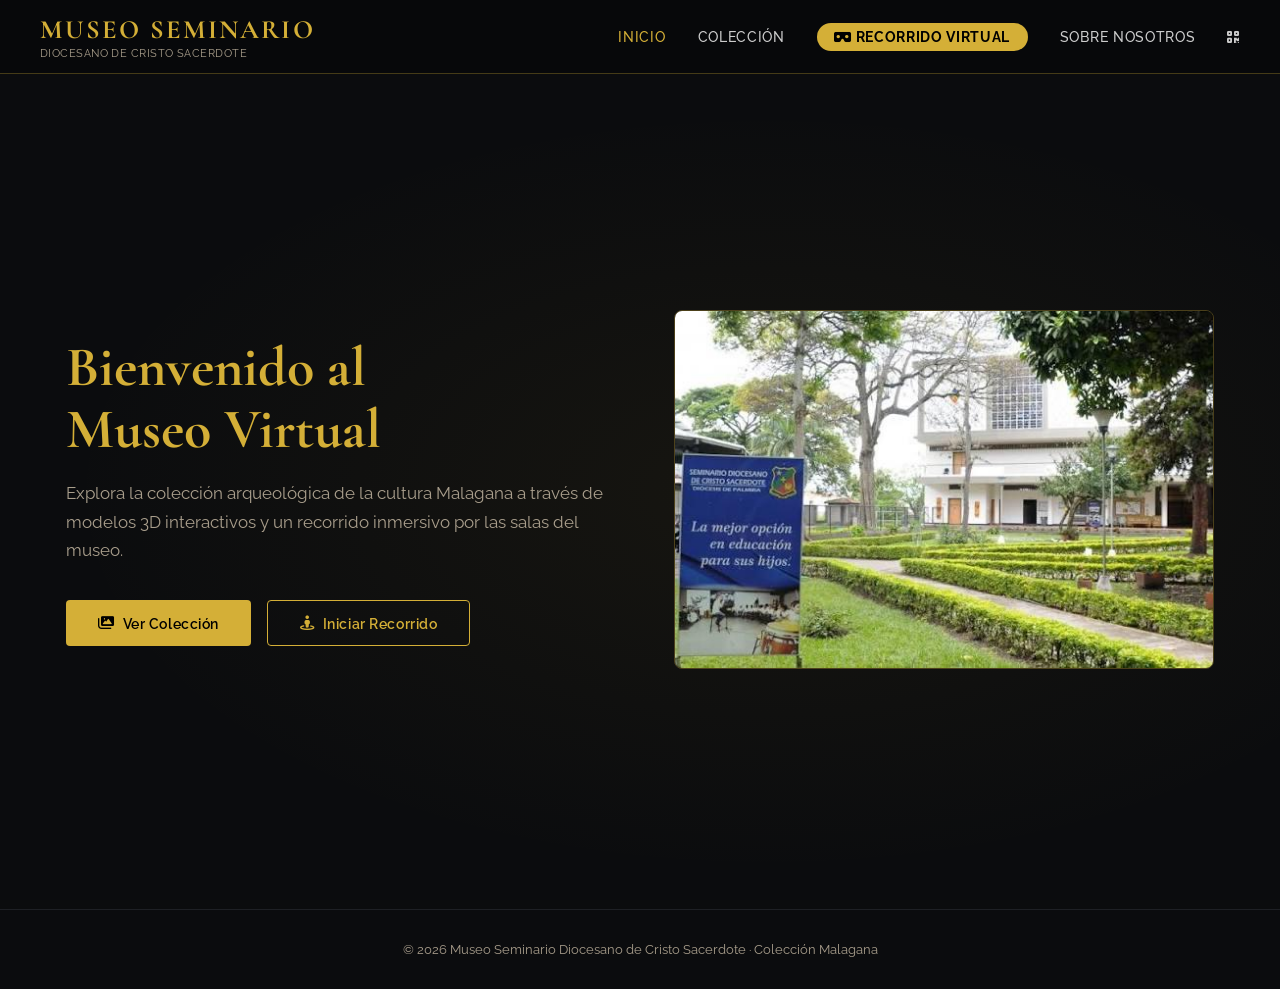
<file: index.html>
<!DOCTYPE html>
<html lang="es">
<head>
  <meta charset="UTF-8">
  <meta name="viewport" content="width=device-width, initial-scale=1.0">
  <title>Museo Seminario · Inicio</title>
  <link rel="stylesheet" href="css/estilo.css">
  <link rel="stylesheet" href="https://cdnjs.cloudflare.com/ajax/libs/font-awesome/6.0.0-beta3/css/all.min.css">
</head>
<body>
  <nav class="navbar">
    <div class="nav-brand">
      <h1>MUSEO SEMINARIO</h1>
      <span>Diocesano de Cristo Sacerdote</span>
    </div>
    <button class="nav-toggle" aria-label="Menú" aria-expanded="false">
      <span></span><span></span><span></span>
    </button>
    <ul class="nav-menu">
      <li><a href="index.html" class="active">Inicio</a></li>
      <li><a href="coleccion.html">Colección</a></li>
      <li><a href="sala-central.html" class="btn-recorrido"><i class="fas fa-vr-cardboard"></i> Recorrido Virtual</a></li>
      <li><a href="sobre-nosotros.html">Sobre Nosotros</a></li>
      <li><a href="qr.html" title="Generar QR de AR"><i class="fas fa-qrcode"></i></a></li>
    </ul>
  </nav>
  <div class="nav-overlay" id="nav-overlay"></div>

  <main class="hero-page">
    <div class="hero-content">
      <h2>Bienvenido al<br>Museo Virtual</h2>
      <p>Explora la colección arqueológica de la cultura Malagana a través de modelos 3D interactivos y un recorrido inmersivo por las salas del museo.</p>
      <div class="hero-buttons">
        <a href="coleccion.html" class="btn-primary"><i class="fas fa-images"></i> Ver Colección</a>
        <a href="sala-central.html" class="btn-secondary"><i class="fas fa-street-view"></i> Iniciar Recorrido</a>
      </div>
    </div>
    <div class="hero-image">
      <img src="images/seminario-exterior.jpeg" alt="Seminario Diocesano de Cristo Sacerdote">
    </div>
  </main>

  <footer>
    <p>© 2026 Museo Seminario Diocesano de Cristo Sacerdote · Colección Malagana</p>
  </footer>
  <script>
    (function(){
      var toggle = document.querySelector('.nav-toggle');
      var menu   = document.querySelector('.nav-menu');
      var overlay= document.getElementById('nav-overlay');
      function open(){ menu.classList.add('open'); overlay.classList.add('open'); toggle.classList.add('open'); toggle.setAttribute('aria-expanded','true'); document.body.style.overflow='hidden'; }
      function close(){ menu.classList.remove('open'); overlay.classList.remove('open'); toggle.classList.remove('open'); toggle.setAttribute('aria-expanded','false'); document.body.style.overflow=''; }
      toggle.addEventListener('click', function(){ menu.classList.contains('open') ? close() : open(); });
      overlay.addEventListener('click', close);
      menu.querySelectorAll('a').forEach(function(a){ a.addEventListener('click', close); });
    })();
  </script>
</body>
</html>
</file>
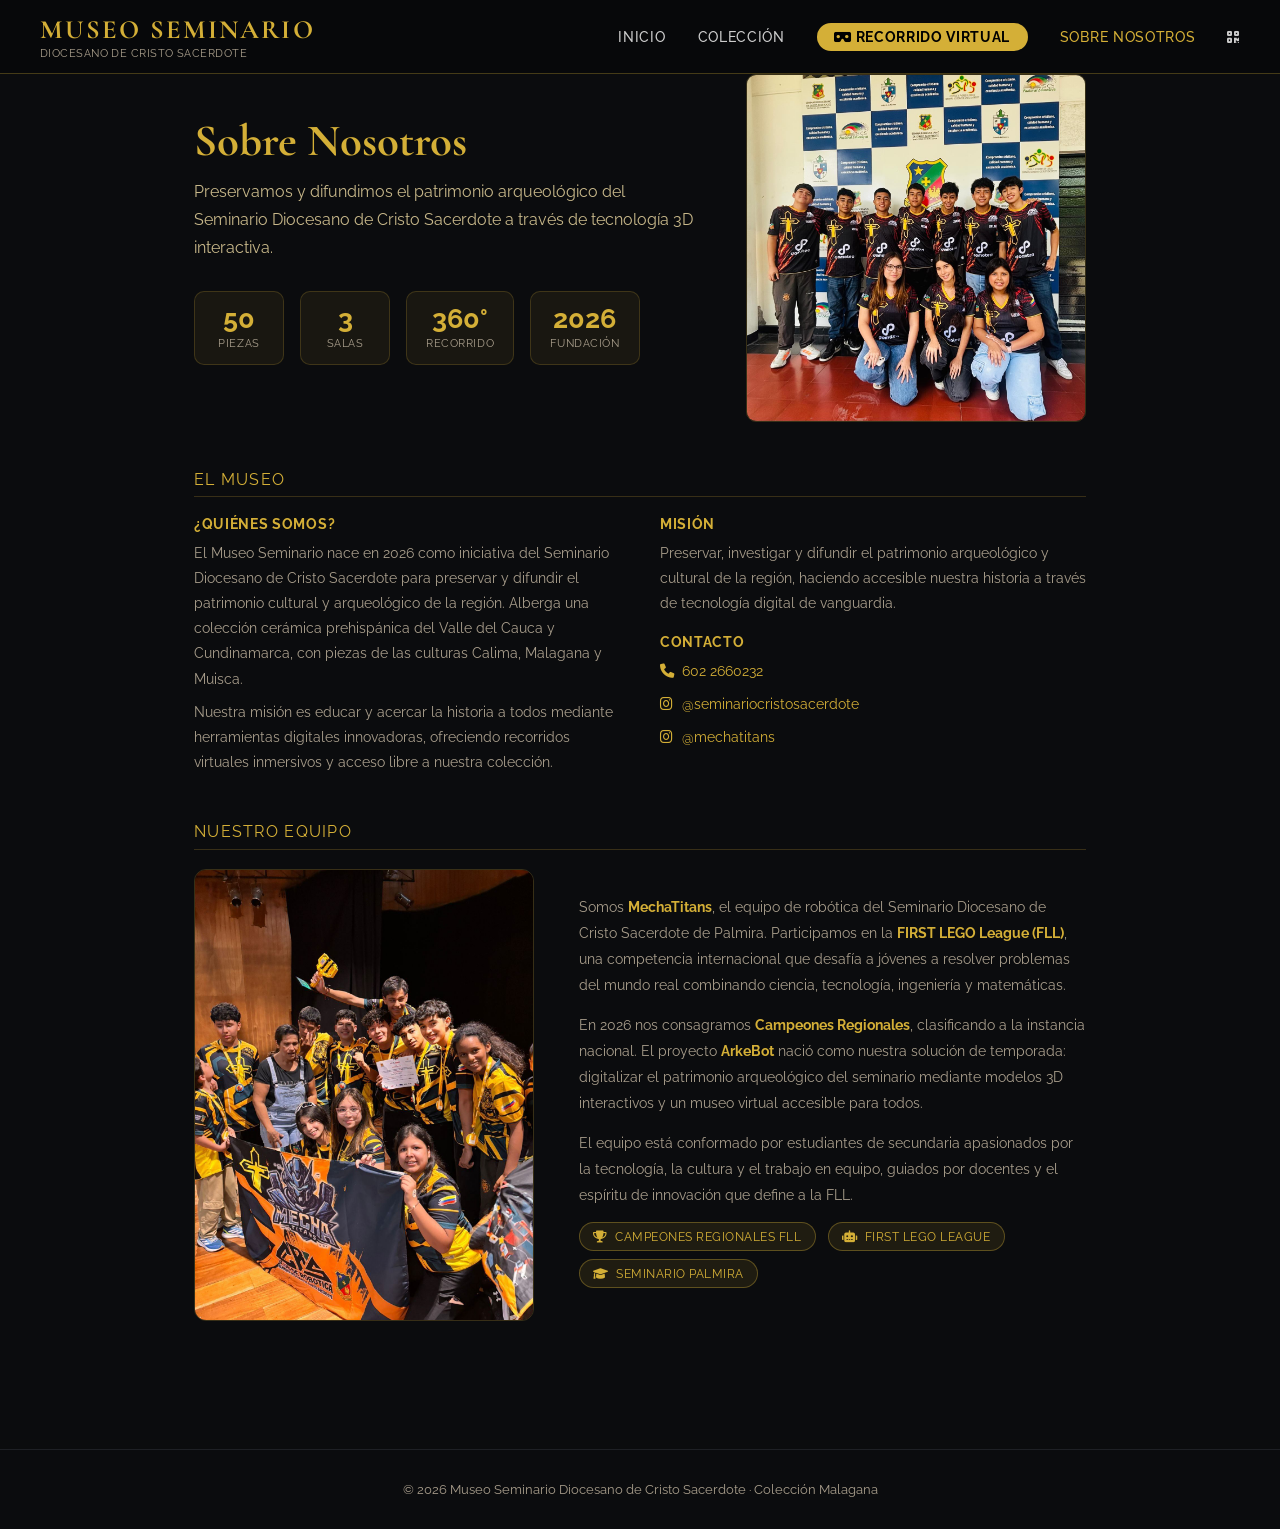
<file: sobre-nosotros.html>
<!DOCTYPE html>
<html lang="es">
<head>
  <meta charset="UTF-8">
  <meta name="viewport" content="width=device-width, initial-scale=1.0">
  <title>Sobre Nosotros · Museo Seminario</title>
  <link rel="stylesheet" href="css/estilo.css">
  <link rel="stylesheet" href="https://cdnjs.cloudflare.com/ajax/libs/font-awesome/6.0.0-beta3/css/all.min.css">
  <style>
    .sn-wrap { max-width: 940px; margin: 0 auto; padding: 0 1.5rem 4rem; }

    /* Hero row: título+stats izquierda, foto derecha */
    .sn-hero {
      display: flex;
      align-items: flex-start;
      gap: 2.8rem;
      margin-bottom: 3rem;
    }
    .sn-hero-left { flex: 1; min-width: 0; }
    .sn-hero-right { flex-shrink: 0; width: 340px; }
    .sn-hero-right img {
      width: 100%;
      border-radius: 10px;
      border: 1px solid rgba(212,175,55,.22);
      display: block;
    }
    @media (max-width: 700px) {
      .sn-hero { flex-direction: column; }
      .sn-hero-right { width: 100%; }
    }

    .sn-lead {
      color: #c8b88a;
      font-size: 1rem;
      line-height: 1.75;
      margin: .6rem 0 1.8rem;
      max-width: 520px;
    }

    /* Stats */
    .sn-stats { display: flex; gap: 1rem; flex-wrap: wrap; }
    .sn-stat {
      background: rgba(212,175,55,.07);
      border: 1px solid rgba(212,175,55,.20);
      border-radius: 10px;
      padding: .85rem 1.2rem;
      min-width: 90px;
      text-align: center;
    }
    .sn-stat .num { font-size: 1.7rem; font-weight: 700; color: #d4af37; line-height: 1; }
    .sn-stat .lbl { font-size: .68rem; color: #a99e8c; margin-top: .3rem; letter-spacing: .05em; text-transform: uppercase; }

    /* Section divider */
    .sn-section {
      font-size: 1rem;
      color: #d4af37;
      text-transform: uppercase;
      letter-spacing: .08em;
      margin: 2.5rem 0 1.2rem;
      padding-bottom: .45rem;
      border-bottom: 1px solid rgba(212,175,55,.22);
    }

    /* 2-col info */
    .sn-grid { display: grid; grid-template-columns: 1fr 1fr; gap: 2.5rem; }
    @media (max-width: 620px) { .sn-grid { grid-template-columns: 1fr; } }
    .sn-block h3 {
      font-size: .85rem; color: #d4af37; text-transform: uppercase;
      letter-spacing: .05em; margin: 0 0 .45rem;
    }
    .sn-block h3:not(:first-child) { margin-top: 1.2rem; }
    .sn-block p { font-size: .9rem; color: #a99e8c; line-height: 1.75; margin: 0 0 .5rem; }
    .sn-block a { color: #d4af37; text-decoration: none; }
    .sn-block a:hover { text-decoration: underline; }
    .sn-block i { color: #d4af37; margin-right: .4rem; width: 16px; }

    /* Team section */
    .sn-team {
      display: flex;
      align-items: center;
      gap: 2.8rem;
      margin-top: 1.2rem;
    }
    .sn-team-photo {
      flex-shrink: 0;
      width: 340px;
    }
    .sn-team-photo img {
      width: 100%;
      border-radius: 12px;
      border: 1px solid rgba(212,175,55,.22);
      display: block;
      opacity: 0;
      transform: translateX(-28px);
      transition: opacity .65s ease, transform .65s ease;
    }
    .sn-team-photo img.visible {
      opacity: 1;
      transform: translateX(0);
    }
    .sn-team-info {
      flex: 1;
      min-width: 0;
    }
    .sn-team-info p {
      font-size: .9rem;
      color: #a99e8c;
      line-height: 1.8;
      margin: 0 0 .9rem;
      opacity: 0;
      transform: translateX(22px);
      transition: opacity .6s ease, transform .6s ease;
    }
    .sn-team-info p.visible {
      opacity: 1;
      transform: translateX(0);
    }
    .sn-team-info p:nth-child(2) { transition-delay: .1s; }
    .sn-team-info p:nth-child(3) { transition-delay: .2s; }
    .sn-badge {
      display: inline-flex;
      align-items: center;
      gap: .45rem;
      background: rgba(212,175,55,.1);
      border: 1px solid rgba(212,175,55,.35);
      border-radius: 20px;
      padding: .38rem .85rem;
      font-size: .78rem;
      color: #d4af37;
      letter-spacing: .04em;
      text-transform: uppercase;
      margin-right: .5rem;
      margin-bottom: .5rem;
      opacity: 0;
      transform: translateY(10px);
      transition: opacity .5s ease, transform .5s ease;
    }
    .sn-badge.visible {
      opacity: 1;
      transform: translateY(0);
    }
    .sn-badge:nth-child(1) { transition-delay: .3s; }
    .sn-badge:nth-child(2) { transition-delay: .42s; }
    .sn-badge:nth-child(3) { transition-delay: .54s; }
    .sn-badge i { font-size: .75rem; }
    .sn-badges { margin-top: .6rem; }
    @media (max-width: 700px) {
      .sn-team { flex-direction: column; }
      .sn-team-photo { width: 100%; }
    }
  </style>
</head>
<body>
  <nav class="navbar">
    <div class="nav-brand">
      <h1>MUSEO SEMINARIO</h1>
      <span>Diocesano de Cristo Sacerdote</span>
    </div>
    <button class="nav-toggle" aria-label="Menú" aria-expanded="false">
      <span></span><span></span><span></span>
    </button>
    <ul class="nav-menu">
      <li><a href="index.html">Inicio</a></li>
      <li><a href="coleccion.html">Colección</a></li>
      <li><a href="sala-central.html" class="btn-recorrido"><i class="fas fa-vr-cardboard"></i> Recorrido Virtual</a></li>
      <li><a href="sobre-nosotros.html" class="active">Sobre Nosotros</a></li>
      <li><a href="qr.html" title="Generar QR"><i class="fas fa-qrcode"></i></a></li>
    </ul>
  </nav>
  <div class="nav-overlay" id="nav-overlay"></div>

  <main class="page-content">
    <div class="sn-wrap">

      <!-- Hero: título + stats izquierda · foto derecha -->
      <div class="sn-hero">
        <div class="sn-hero-left">
          <h2 class="page-title" style="margin-bottom:0;text-align:left;">Sobre Nosotros</h2>
          <p class="sn-lead">Preservamos y difundimos el patrimonio arqueológico del Seminario Diocesano de Cristo Sacerdote a través de tecnología 3D interactiva.</p>
          <div class="sn-stats">
            <div class="sn-stat"><div class="num">50</div><div class="lbl">Piezas</div></div>
            <div class="sn-stat"><div class="num">3</div><div class="lbl">Salas</div></div>
            <div class="sn-stat"><div class="num">360°</div><div class="lbl">Recorrido</div></div>
            <div class="sn-stat"><div class="num">2026</div><div class="lbl">Fundación</div></div>
          </div>
        </div>
        <div class="sn-hero-right">
          <img src="images/equipo-1.jpeg" alt="Equipo ArkeBot — Seminario Diocesano de Cristo Sacerdote">
        </div>
      </div>

      <!-- El Museo + Contacto -->
      <div class="sn-section">El Museo</div>
      <div class="sn-grid">
        <div class="sn-block">
          <h3>¿Quiénes somos?</h3>
          <p>El Museo Seminario nace en 2026 como iniciativa del Seminario Diocesano de Cristo Sacerdote para preservar y difundir el patrimonio cultural y arqueológico de la región. Alberga una colección cerámica prehispánica del Valle del Cauca y Cundinamarca, con piezas de las culturas Calima, Malagana y Muisca.</p>
          <p>Nuestra misión es educar y acercar la historia a todos mediante herramientas digitales innovadoras, ofreciendo recorridos virtuales inmersivos y acceso libre a nuestra colección.</p>
        </div>
        <div class="sn-block">
          <h3>Misión</h3>
          <p>Preservar, investigar y difundir el patrimonio arqueológico y cultural de la región, haciendo accesible nuestra historia a través de tecnología digital de vanguardia.</p>
          <h3>Contacto</h3>
          <p><i class="fas fa-phone"></i><a href="tel:+576022660232">602 2660232</a></p>
          <p><i class="fab fa-instagram"></i><a href="https://www.instagram.com/seminariocristosacerdote/" target="_blank" rel="noopener">@seminariocristosacerdote</a></p>
          <p><i class="fab fa-instagram"></i><a href="https://www.instagram.com/mechatitans/" target="_blank" rel="noopener">@mechatitans</a></p>
        </div>
      </div>

      <!-- Equipo -->
      <div class="sn-section">Nuestro Equipo</div>
      <div class="sn-team">
        <div class="sn-team-photo">
          <img src="images/equipo-team.jpeg" alt="Equipo MechaTitans — Campeones Regionales FLL">
        </div>
        <div class="sn-team-info">
          <p>Somos <strong style="color:#d4af37">MechaTitans</strong>, el equipo de robótica del Seminario Diocesano de Cristo Sacerdote de Palmira. Participamos en la <strong style="color:#d4af37">FIRST LEGO League (FLL)</strong>, una competencia internacional que desafía a jóvenes a resolver problemas del mundo real combinando ciencia, tecnología, ingeniería y matemáticas.</p>
          <p>En 2026 nos consagramos <strong style="color:#d4af37">Campeones Regionales</strong>, clasificando a la instancia nacional. El proyecto <strong style="color:#d4af37">ArkeBot</strong> nació como nuestra solución de temporada: digitalizar el patrimonio arqueológico del seminario mediante modelos 3D interactivos y un museo virtual accesible para todos.</p>
          <p>El equipo está conformado por estudiantes de secundaria apasionados por la tecnología, la cultura y el trabajo en equipo, guiados por docentes y el espíritu de innovación que define a la FLL.</p>
          <div class="sn-badges">
            <span class="sn-badge"><i class="fas fa-trophy"></i> Campeones Regionales FLL</span>
            <span class="sn-badge"><i class="fas fa-robot"></i> FIRST LEGO League</span>
            <span class="sn-badge"><i class="fas fa-graduation-cap"></i> Seminario Palmira</span>
          </div>
        </div>
      </div>

    </div>
  </main>

  <footer>
    <p>© 2026 Museo Seminario Diocesano de Cristo Sacerdote · Colección Malagana</p>
  </footer>
  <script>
    (function(){
      var toggle = document.querySelector('.nav-toggle');
      var menu   = document.querySelector('.nav-menu');
      var overlay= document.getElementById('nav-overlay');
      function open(){ menu.classList.add('open'); overlay.classList.add('open'); toggle.classList.add('open'); toggle.setAttribute('aria-expanded','true'); document.body.style.overflow='hidden'; }
      function close(){ menu.classList.remove('open'); overlay.classList.remove('open'); toggle.classList.remove('open'); toggle.setAttribute('aria-expanded','false'); document.body.style.overflow=''; }
      toggle.addEventListener('click', function(){ menu.classList.contains('open') ? close() : open(); });
      overlay.addEventListener('click', close);
      menu.querySelectorAll('a').forEach(function(a){ a.addEventListener('click', close); });
    })();

    // Animaciones por scroll
    (function(){
      var targets = document.querySelectorAll(
        '.sn-team-photo img, .sn-team-info p, .sn-badge'
      );
      if (!('IntersectionObserver' in window)) {
        targets.forEach(function(el){ el.classList.add('visible'); });
        return;
      }
      var obs = new IntersectionObserver(function(entries){
        entries.forEach(function(e){
          if (e.isIntersecting) { e.target.classList.add('visible'); obs.unobserve(e.target); }
        });
      }, { threshold: 0.15 });
      targets.forEach(function(el){ obs.observe(el); });
    })();
  </script>
</body>
</html>
</file>
<file: css/estilo.css>
@import url('https://fonts.googleapis.com/css2?family=Cormorant+Garamond:wght@400;600;700&family=Raleway:wght@300;400;500;600&display=swap');

:root {
  --gold:   #d4af37;
  --gold-l: #f0d060;
  --bg:     #0b0c0e;
  --dark:   #13151a;
  --border: rgba(212,175,55,0.30);
  --text:   #ddd3c0;
  --sub:    #a99e8c;
}

*, *::before, *::after { margin:0; padding:0; box-sizing:border-box; }
html, body { font-family:'Raleway','Segoe UI',sans-serif; background:var(--bg); color:var(--text); min-height:100vh; }

/* ── NAVBAR ─────────────────────────────────────────────────── */
.navbar {
  display:flex; justify-content:space-between; align-items:center;
  padding:.85rem 2.5rem;
  background:rgba(8,9,11,0.97); backdrop-filter:blur(12px);
  border-bottom:1px solid var(--border); position:sticky; top:0; z-index:1000;
}
.nav-brand h1 { font-family:'Cormorant Garamond',Georgia,serif; color:var(--gold); font-size:1.65rem; letter-spacing:.08em; }
.nav-brand span { font-size:.70rem; color:var(--sub); display:block; letter-spacing:.04em; text-transform:uppercase; }
.nav-menu { display:flex; gap:2rem; list-style:none; align-items:center; }
.nav-menu a { color:#ccc; text-decoration:none; font-size:.85rem; font-weight:500; text-transform:uppercase; letter-spacing:.05em; transition:color .2s; }
.nav-menu a.active, .nav-menu a:hover { color:var(--gold); }
.btn-recorrido { background:var(--gold)!important; color:#000!important; padding:.4rem 1.1rem; border-radius:25px; font-weight:700!important; }

/* ── HAMBURGER TOGGLE ───────────────────────────────────────────── */
.nav-toggle {
  display:none; flex-direction:column; justify-content:center; align-items:center;
  gap:5px; background:none; border:1px solid var(--border); border-radius:6px;
  padding:8px 10px; cursor:pointer; -webkit-tap-highlight-color:transparent; z-index:10001;
}
.nav-toggle span {
  display:block; width:22px; height:2px; background:var(--gold);
  border-radius:2px; transition:transform .28s, opacity .22s;
}
.nav-toggle.open span:nth-child(1) { transform:translateY(7px) rotate(45deg); }
.nav-toggle.open span:nth-child(2) { opacity:0; transform:scaleX(0); }
.nav-toggle.open span:nth-child(3) { transform:translateY(-7px) rotate(-45deg); }

/* Overlay y panel deslizante */
.nav-overlay {
  display:none; position:fixed; inset:0;
  background:rgba(0,0,0,.52); z-index:999;
}
.nav-overlay.open { display:block; }

/* ── HERO ───────────────────────────────────────────────────── */
.hero-page {
  display:flex; align-items:center; justify-content:center;
  min-height:calc(100vh - 65px); padding:2rem; gap:3rem; flex-wrap:wrap;
  background:radial-gradient(ellipse at 60% 50%, rgba(212,175,55,.06) 0%, transparent 65%);
}
.hero-content h2 { font-family:'Cormorant Garamond',Georgia,serif; font-size:3.5rem; color:var(--gold); margin-bottom:1.2rem; line-height:1.1; }
.hero-content p  { max-width:560px; font-size:1.05rem; margin-bottom:2.2rem; color:var(--sub); line-height:1.7; }
.hero-buttons    { display:flex; gap:1rem; flex-wrap:wrap; }
.btn-primary, .btn-secondary {
  display:inline-flex; align-items:center; gap:.5rem;
  padding:.85rem 2rem; border-radius:4px; text-decoration:none;
  font-weight:600; font-size:.9rem; letter-spacing:.04em; transition:all .25s;
}
.btn-primary  { background:var(--gold); color:#000; }
.btn-primary:hover  { background:var(--gold-l); transform:translateY(-2px); }
.btn-secondary { border:1.5px solid var(--gold); color:var(--gold); }
.btn-secondary:hover { background:rgba(212,175,55,.08); transform:translateY(-2px); }
.hero-image img { width:100%; max-width:540px; border-radius:8px; border:1px solid var(--border); object-fit:cover; max-height:380px; }

/* ── COLLECTION PAGE ────────────────────────────────────────── */
.coleccion-page { padding-bottom:4rem; }
.page-title    { text-align:center; margin:2.5rem 0 .4rem; color:var(--gold); font-family:'Cormorant Garamond',Georgia,serif; font-size:2.8rem; }
.page-subtitle { text-align:center; color:var(--sub); font-size:.82rem; letter-spacing:.08em; text-transform:uppercase; margin-bottom:2rem; }
.grid-cards    { display:grid; grid-template-columns:repeat(auto-fill,minmax(290px,1fr)); gap:2rem; padding:1rem 2.5rem 2rem; }

/* ── CARDS ──────────────────────────────────────────────────── */
.card { background:#1a1c1f; border-radius:10px; overflow:hidden; border:1px solid #252830; transition:transform .25s,border-color .25s,box-shadow .25s; cursor:pointer; }
.card:hover { transform:translateY(-6px); border-color:var(--gold); box-shadow:0 12px 32px rgba(212,175,55,.15); }
.card-3d { height:220px; background:#181a1e; overflow:hidden; }
.card-3d canvas { width:100%!important; height:100%!important; display:block; }
.card-content { padding:1.4rem; }
.card h3 { font-family:'Cormorant Garamond',Georgia,serif; color:var(--gold); font-size:1.3rem; margin-bottom:.4rem; }
.card p  { color:var(--sub); font-size:.82rem; line-height:1.4; }

/* ── MODAL SHELL ────────────────────────────────────────────── */
.modal { display:none; position:fixed; inset:0; background:rgba(0,0,0,.92); z-index:2000; align-items:center; justify-content:center; }
.modal-content {
  background:#14161a; width:92%; max-width:1180px; height:82vh;
  border-radius:14px; border:1px solid var(--border);
  overflow:hidden; display:flex; flex-direction:column; position:relative;
  box-shadow:0 0 60px rgba(212,175,55,.12);
}
.close { position:absolute; top:16px; right:22px; color:var(--gold); font-size:28px; cursor:pointer; z-index:10; transition:transform .2s; }
.close:hover { transform:scale(1.2); }
.modal-body   { display:flex; height:100%; position:relative; }
.modal-viewer {
  flex:2; background:#0d0f14;
  position:relative; overflow:hidden;
  display:flex; flex-direction:column;
}
/* Content area above the bottom bar */
.modal-viewer > canvas,
.modal-viewer > #slide-wrap,
.modal-viewer > #qr-wrap {
  flex:1;
}
#modal-canvas { display:block; width:100%; height:100%; }

/* Slideshow fills viewer above bottom bar (48px) */
#slide-wrap {
  display:none; position:absolute;
  inset: 0 0 48px 0;   /* leave 48px for bottom bar */
  background:#09090d; overflow:hidden;
}

/* dots bar at very top of slide area */
.slide-dots-bar {
  position:absolute; top:0; left:0; right:0; height:28px;
  display:flex; align-items:center; justify-content:center; gap:8px;
  background:rgba(0,0,0,.50); backdrop-filter:blur(4px);
  z-index:5;
}
.sdot {
  width:7px; height:7px; border-radius:50%;
  background:rgba(212,175,55,.28); cursor:pointer; transition:background .2s;
}
.sdot.active { background:var(--gold); }

/* image fills below dots */
#slide-img {
  position:absolute; inset:28px 56px 0 56px;
  width:calc(100% - 112px); height:calc(100% - 28px);
  object-fit:contain; transition:opacity .18s ease;
}

/* Arrows — semi-transparent, vertically centered in image area */
.slide-arrow {
  position:absolute; top:calc(50% + 14px); transform:translateY(-50%);
  width:42px; height:42px;
  background:rgba(0,0,0,.30);
  border:1.5px solid rgba(212,175,55,.50);
  border-radius:50%; color:rgba(212,175,55,.85);
  display:flex; align-items:center; justify-content:center;
  cursor:pointer; font-size:1rem; z-index:5;
  opacity:.70; transition:background .18s, opacity .15s;
}
.slide-arrow:hover { background:rgba(212,175,55,.28); opacity:1; }
#slide-prev { left:8px;  }
#slide-next { right:8px; }

/* ── QR PANEL — above bottom bar ────────────────────────────── */
#qr-wrap {
  display:none; position:absolute; inset:0 0 48px 0; background:#0d0f14;
  align-items:center; justify-content:center;
}
.no-media { text-align:center; color:var(--sub); }
.no-media i { display:block; font-size:2.5rem; margin-bottom:.8rem; }

/* ── MEDIA CONTROLS BAR — fixed at bottom of viewer ─────────────── */
.media-controls {
  position: absolute;
  bottom: 0; left: 0; right: 0;
  height: 48px;
  display: flex; align-items: center; padding: 0 12px; gap: 8px;
  z-index: 6;
  background: rgba(0,0,0,0.72);
  border-top: 1px solid rgba(212,175,55,0.18);
  backdrop-filter: blur(4px);
}
.media-controls button {
  background:rgba(0,0,0,.76); color:#bbb; border:1px solid var(--border);
  padding:5px 13px; border-radius:16px; cursor:pointer;
  font-size:.77rem; font-family:'Raleway',sans-serif;
  display:flex; align-items:center; gap:5px; transition:all .18s;
  min-height:38px; touch-action:manipulation;
}
.media-controls button:hover { color:var(--gold); }
.media-controls button.active { background:var(--gold); color:#000; border-color:var(--gold); font-weight:700; }
#view-qr { border-color:rgba(212,175,55,0.70); color:var(--gold); }
#view-qr.active { background:var(--gold); color:#000; }

/* ── MODAL INFO PANEL ───────────────────────────────────────── */
.modal-info {
  flex:1; padding:2rem; overflow-y:auto;
  border-left:1px solid #1e2025; min-width:250px;
  display:flex; flex-direction:column; gap:.85rem;
  transition: background 0.3s, backdrop-filter 0.3s;
  overscroll-behavior:contain;
}
.modal-info::-webkit-scrollbar { width:4px; }
.modal-info::-webkit-scrollbar-thumb { background:var(--border); border-radius:4px; }
#modal-title       { font-family:'Cormorant Garamond',Georgia,serif; color:var(--gold); font-size:1.8rem; line-height:1.2; }
#modal-provenance  { color:var(--sub); font-size:.82rem; }
#modal-description { color:#ccc; font-size:.90rem; line-height:1.75; }
#modal-metadata    { border-top:1px solid #1e2025; padding-top:.9rem; display:flex; flex-direction:column; gap:.4rem; margin-top:auto; }
.mt {
  display:flex; align-items:center;
  background:rgba(212,175,55,.08); border:1px solid rgba(212,175,55,.30);
  border-left:3px solid var(--gold);
  color:#e8d890; padding:0; border-radius:0 6px 6px 0; font-size:.82rem; overflow:hidden;
}
.mt .mt-label {
  font-size:.66rem; color:#a99e8c; font-weight:600; text-transform:uppercase;
  letter-spacing:.05em; min-width:100px; flex-shrink:0;
  padding:7px 10px;
  border-right:1px solid rgba(212,175,55,.35);
  background:rgba(0,0,0,.20);
}
.mt .mt-value { padding:7px 12px; color:#f0d870; font-weight:500; }

/* ── ABOUT PAGE ─────────────────────────────────────────────── */
.page-content { padding:0 0 4rem; }
.about-container { display:flex; gap:3rem; padding:2rem 2.5rem; max-width:1200px; margin:0 auto; }
.about-text { flex:2; }
.about-text h3 { font-family:'Cormorant Garamond',Georgia,serif; color:var(--gold); margin-bottom:1rem; font-size:1.6rem; }
.about-text h4 { color:var(--gold); margin:1.4rem 0 .4rem; font-size:1rem; text-transform:uppercase; letter-spacing:.08em; }
.about-text p  { margin-bottom:.8rem; line-height:1.75; color:var(--sub); font-size:.92rem; }
.about-image { flex:1; }
.about-image img { width:100%; border-radius:8px; border:1px solid var(--border); }
footer { text-align:center; padding:2rem; border-top:1px solid #1e2025; color:var(--sub); font-size:.80rem; }

/* ── RECORRIDO: piece modal ─────────────────────────────────── */
#piece-modal { display:none; position:fixed; inset:0; background:rgba(0,0,0,.90); z-index:2000; align-items:center; justify-content:center; }
#piece-modal.open { display:flex; }
.pm-box {
  background:#12141a; width:91%; max-width:1100px; height:85vh;
  border-radius:14px; border:1.5px solid var(--border);
  box-shadow:0 0 70px rgba(212,175,55,.20);
  overflow:hidden; display:flex; flex-direction:column; position:relative;
}
.pm-close { position:absolute; top:10px; right:16px; color:var(--gold); font-size:26px; cursor:pointer; background:none; border:none; z-index:10; line-height:1; }
.pm-close:hover { transform:scale(1.2); }
.pm-body    { display:flex; flex:1; min-height:0; }
.pm-viewer  { flex:2; background:#0c0e13; position:relative; overflow:hidden; }
#pm-canvas  { display:block; width:100%; height:100%; }

/* Slideshow inside recorrido modal */
#pm-slide-wrap { display:none; position:absolute; inset:0; background:#09090d; overflow:hidden; }
#pm-slide-dots {
  position:absolute; top:0; left:0; right:0; height:34px;
  display:flex; align-items:center; justify-content:center; gap:8px;
  background:rgba(0,0,0,.55); z-index:5;
}
.pm-dot { width:7px; height:7px; border-radius:50%; background:rgba(212,175,55,.28); cursor:pointer; transition:background .2s; }
.pm-dot.active { background:var(--gold); }
#pm-slide-img { position:absolute; inset:34px 60px 0 60px; width:calc(100% - 120px); height:calc(100% - 34px); object-fit:contain; transition:opacity .18s ease; }
.pm-slide-arrow {
  position:absolute; top:50%; transform:translateY(-50%);
  width:44px; height:44px; background:rgba(212,175,55,.16);
  border:1.5px solid rgba(212,175,55,.60); border-radius:50%; color:var(--gold);
  display:flex; align-items:center; justify-content:center;
  cursor:pointer; font-size:1rem; z-index:5; transition:background .18s, transform .18s;
}
.pm-slide-arrow:hover { background:rgba(212,175,55,.42); transform:translateY(-50%) scale(1.08); }
#pm-slide-prev { left:8px; } #pm-slide-next { right:8px; }

#pm-vid-wrap { display:none; position:absolute; inset:0; background:#000; align-items:center; justify-content:center; }

.pm-ctrl { position:absolute; bottom:14px; left:14px; display:flex; gap:7px; z-index:5; }
.pm-ctrl button {
  background:rgba(0,0,0,.76); color:#bbb; border:1px solid var(--border);
  padding:5px 13px; border-radius:16px; cursor:pointer;
  font-size:.77rem; font-family:'Raleway',sans-serif;
  display:flex; align-items:center; gap:5px; transition:all .18s;
  min-height:38px; touch-action:manipulation;
}
.pm-ctrl button:hover { color:var(--gold); }
.pm-ctrl button.on { background:var(--gold); color:#000; border-color:var(--gold); font-weight:700; }
#pm-btn-qr { border-color:rgba(212,175,55,0.70); color:var(--gold); }
#pm-btn-qr.on { background:var(--gold); color:#000; }

.pm-info { flex:1; padding:1.8rem; overflow-y:auto; border-left:1px solid #1e2025; min-width:245px; display:flex; flex-direction:column; gap:.85rem; overscroll-behavior:contain; }
.pm-info::-webkit-scrollbar { width:4px; }
.pm-info::-webkit-scrollbar-thumb { background:var(--border); border-radius:4px; }
.pm-info h3 { font-family:'Cormorant Garamond',Georgia,serif; color:var(--gold); font-size:1.65rem; line-height:1.2; }
.pm-prov { color:var(--sub); font-size:.80rem; }
.pm-desc { color:#ccc; font-size:.88rem; line-height:1.75; }
.pm-meta { border-top:1px solid #1e2025; padding-top:.9rem; display:flex; flex-wrap:wrap; gap:.4rem; margin-top:auto; }
.mt-tag { background:rgba(212,175,55,.07); border:1px solid var(--border); color:var(--sub); padding:3px 9px; border-radius:13px; font-size:.72rem; }

/* ── RESPONSIVE ─────────────────────────────────────────────── */
@media (max-width:1024px) {
  .nav-toggle { display:flex; }
}

/* En landscape con ancho suficiente el menú ya es visible — ocultar hamburguesa */
@media (orientation:landscape) and (min-width:769px) {
  .nav-toggle { display:none !important; }
}

@media (max-width:768px) {
  /* Hamburger activado */
  .nav-toggle { display:flex; }
  /* backdrop-filter en el navbar crea containing block para position:fixed hijos — desactivar en mobile */
  .navbar { padding:.75rem 1rem; backdrop-filter:none; -webkit-backdrop-filter:none; }

  /* Menú como panel lateral deslizante */
  .nav-menu {
    position:fixed; top:0; right:0;
    width:min(290px, 82vw); height:100%;
    flex-direction:column; align-items:flex-start;
    padding:72px 1.5rem 2rem;
    gap:4px;
    background:rgba(8,9,11,0.99);
    border-left:2px solid var(--gold);
    z-index:9999;
    transform:translateX(100%);
    transition:transform .3s cubic-bezier(.25,.46,.45,.94);
    overflow-y:auto; overflow-x:hidden;
    box-shadow:-8px 0 32px rgba(0,0,0,.6);
    will-change:transform;
  }
  .nav-menu.open { transform:translateX(0); }
  .nav-menu li { width:100%; }
  .nav-menu a {
    display:block; padding:.85rem .6rem;
    font-size:1.1rem; letter-spacing:.04em;
    border-bottom:1px solid rgba(212,175,55,.1);
    border-radius:0;
  }
  .nav-menu a:hover, .nav-menu a.active { background:rgba(212,175,55,.07); padding-left:1rem; transition:padding .2s; }
  .btn-recorrido { display:inline-flex!important; width:fit-content; margin:.4rem 0; }

  /* Botón cerrar dentro del panel */
  .nav-menu::before {
    content:'✕  Cerrar menú';
    position:absolute; top:1.2rem; left:0; right:0;
    text-align:center; color:var(--sub);
    font-size:.78rem; letter-spacing:.08em; text-transform:uppercase;
    cursor:pointer; pointer-events:none;
    border-bottom:1px solid rgba(212,175,55,.15);
    padding-bottom:1rem;
  }

  /* Hero */
  .hero-content h2 { font-size:1.9rem; }
  .hero-content p  { font-size:.92rem; }
  .hero-page { padding:1.5rem 1rem; gap:1.5rem; }
  .hero-image img  { max-height:220px; }

  /* Cards grid — 2 columnas en tablets/mobile medianos */
  .grid-cards { padding:.75rem; grid-template-columns:repeat(2,1fr); gap:1rem; }

  /* Modals — stacked vertically */
  .modal-body, .pm-body { flex-direction:column; }
  .modal-viewer, .pm-viewer { flex:none; height:50%; }
  .modal-info, .pm-info { border-left:none; border-top:1px solid #1e2025; min-width:unset; }
  .modal-content { height:94vh; width:98%; }
  .pm-box { height:92vh; width:98%; }

  /* Touch targets más grandes */
  .close { font-size:34px; top:10px; right:16px; }
  .pm-close { font-size:30px; }
  .nav-menu a { min-height:44px; display:flex; align-items:center; }

  /* About */
  .about-container { flex-direction:column; }
  .page-title { font-size:2rem; }
}

/* ── Phones pequeños ────────────────────────────────────────── */
@media (max-width:480px) {
  .grid-cards { grid-template-columns:1fr; padding:.5rem; gap:.75rem; }
  .hero-content h2 { font-size:1.6rem; }
  .hero-buttons { flex-direction:column; gap:.6rem; }
  .btn-primary, .btn-secondary { justify-content:center; width:100%; }
  .pm-info, .modal-info { padding:1rem; }
  .media-controls button, .pm-ctrl button { padding:4px 10px; font-size:.72rem; }
  .card h3 { font-size:1.1rem; }
}
</file>
